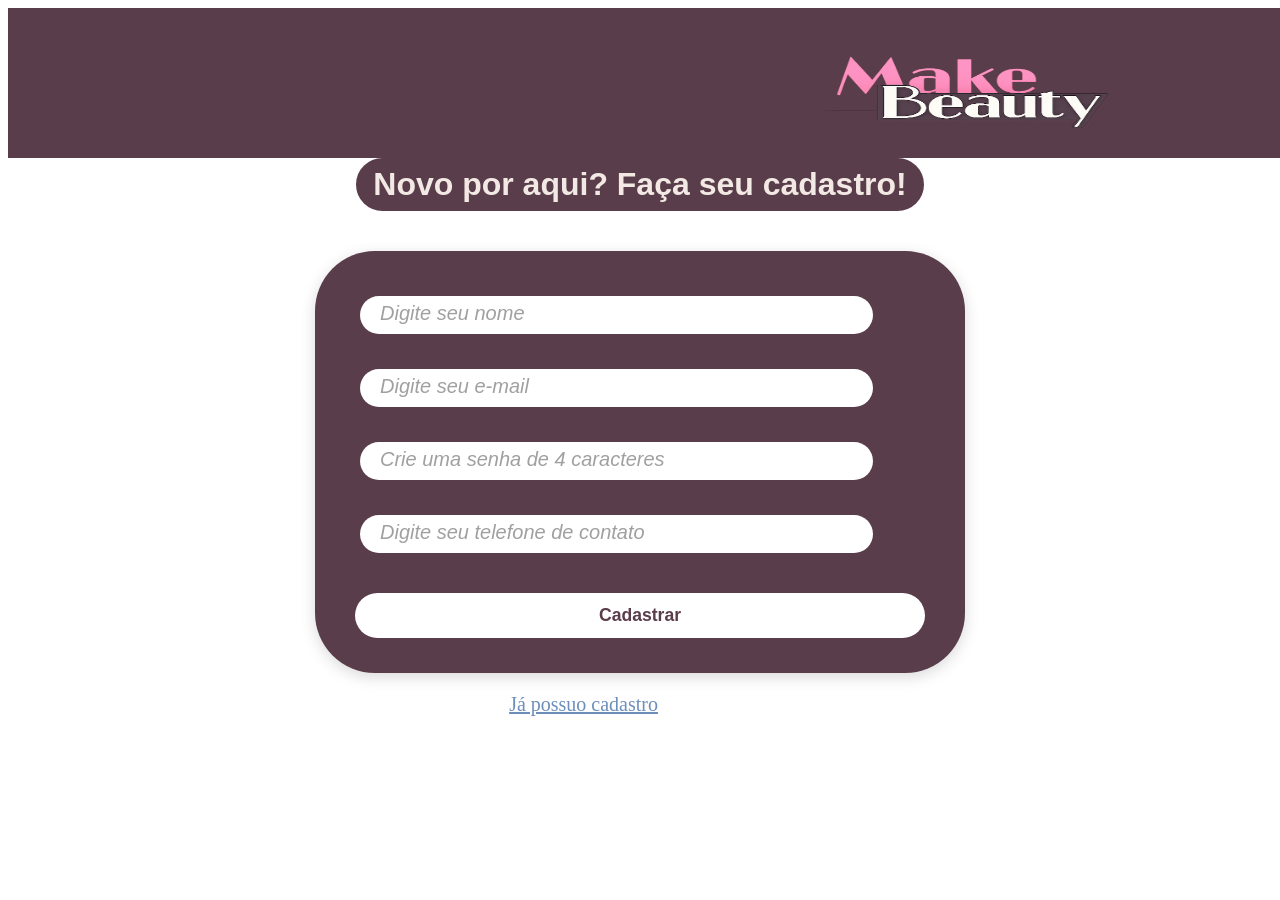
<file: lavinia-make-beauty-uc07/index.html>
<!DOCTYPE html>
<html lang="pt-br">
	<head>
	       <meta charset="UTF-8">
	       <meta name="viewport" content="width=device-width, initial-scale=1.0">
	       <title>Página de Cadastro</title>
	      <link rel="banner" type="png" href="../makeb.webp">
	       <link rel="stylesheet" href="style.css/style.css">
	</head>
	<body>



		<div class="logomarca">
        <img class="makeb-LogodaMakeBeauty" src="img/img/makeb.webp" alt="Logo da MakeBeauty" >
		</div>



<h1>Novo por aqui? Faça seu cadastro!</h1>

		<div class="tela-cadastro">
    
    <form action="telainicial.html" method="POST">
        <div class="campo">
            <input type="text" id="nome" name="nome" placeholder="Digite seu nome" required>
        </div>

        <div class="campo">
            <input type="email" id="email" name="email" placeholder="Digite seu e-mail" required>
        </div>

        <div class="campo">
            <input type="password" id="senha" name="senha" maxlength="4" minlength="4" placeholder="Crie uma senha de 4 caracteres" required>
        </div>

        <div class="campo">
            <input type="text" id="cpf" name="cpf" placeholder="Digite seu telefone de contato" required>
        </div>

        <button type="submit" class="btn-cadastrar">Cadastrar</button>
        </div>


<div class="link-login-container">
    <a href="login.html">Já possuo cadastro</a>
</div>


    
		</div>

	</body>
</html>
</file>
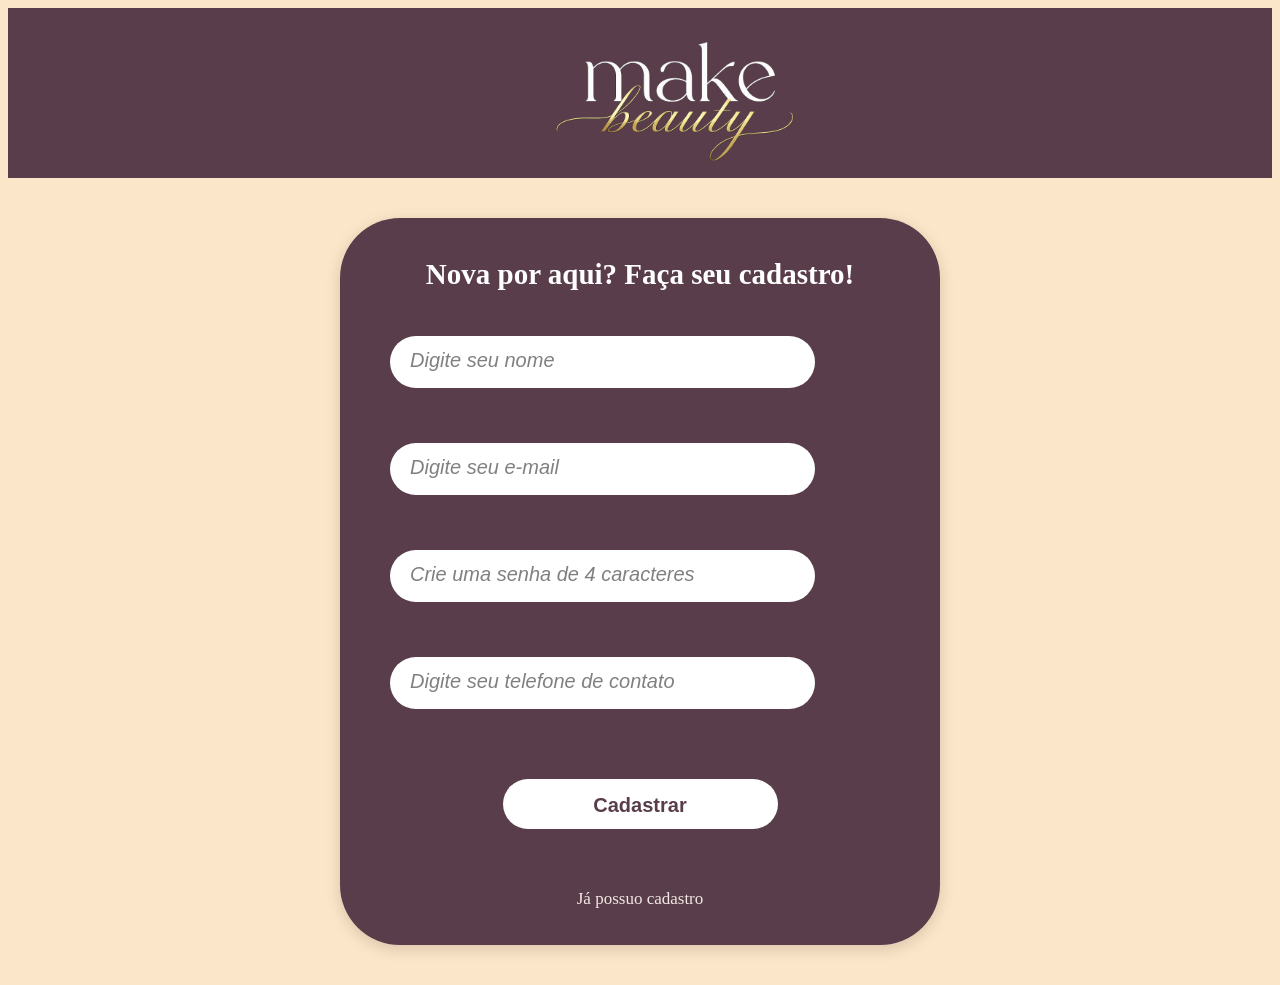
<file: lavinia.make.beauty/lavinia-make-beauty-uc07/index.html>
<!DOCTYPE html>
<html lang="pt-br">
	<head>
	       <meta charset="UTF-8">
	       <meta name="viewport" content="width=device-width, initial-scale=1.0">
	       <title>Página de Cadastro</title>
	      <link rel="banner" type="png" href="../makeb.webp">
	       <link rel="stylesheet" href="style.css/style.css">
	</head>
	<body>

      <div class="logomarca">
            <img class="logomakebeauty" src="img/img/makebbeautylogo.png" alt="Logo da Make Beauty">
      </div>

		<div class="tela-cadastro">

            <h2 class="titulo-cadastro">
              Nova por aqui? Faça seu cadastro!
            </h2>

            <form action="telainicial.html" method="POST">

            <div class="campo">
                <input type="text" id="nome" name="nome" placeholder="Digite seu nome" required>
            </div>

            <div class="campo">
                <input type="email" id="email" name="email" placeholder="Digite seu e-mail" required>
            </div>

            <div class="campo">
                <input type="password" id="senha" name="senha" maxlength="4" minlength="4" placeholder="Crie uma senha de 4 caracteres" required>
            </div>

            <div class="campo">
                <input type="tel" id="tel" name="tel" placeholder="Digite seu telefone de contato" required>
            </div>

        
            <button type="submit" class="btn-cadastrar">Cadastrar</button>
            
            <p class="link-login-container">
               <a href="login.html">Já possuo cadastro</a>
            </p>
		</div>
	</body>
</html>
</file>
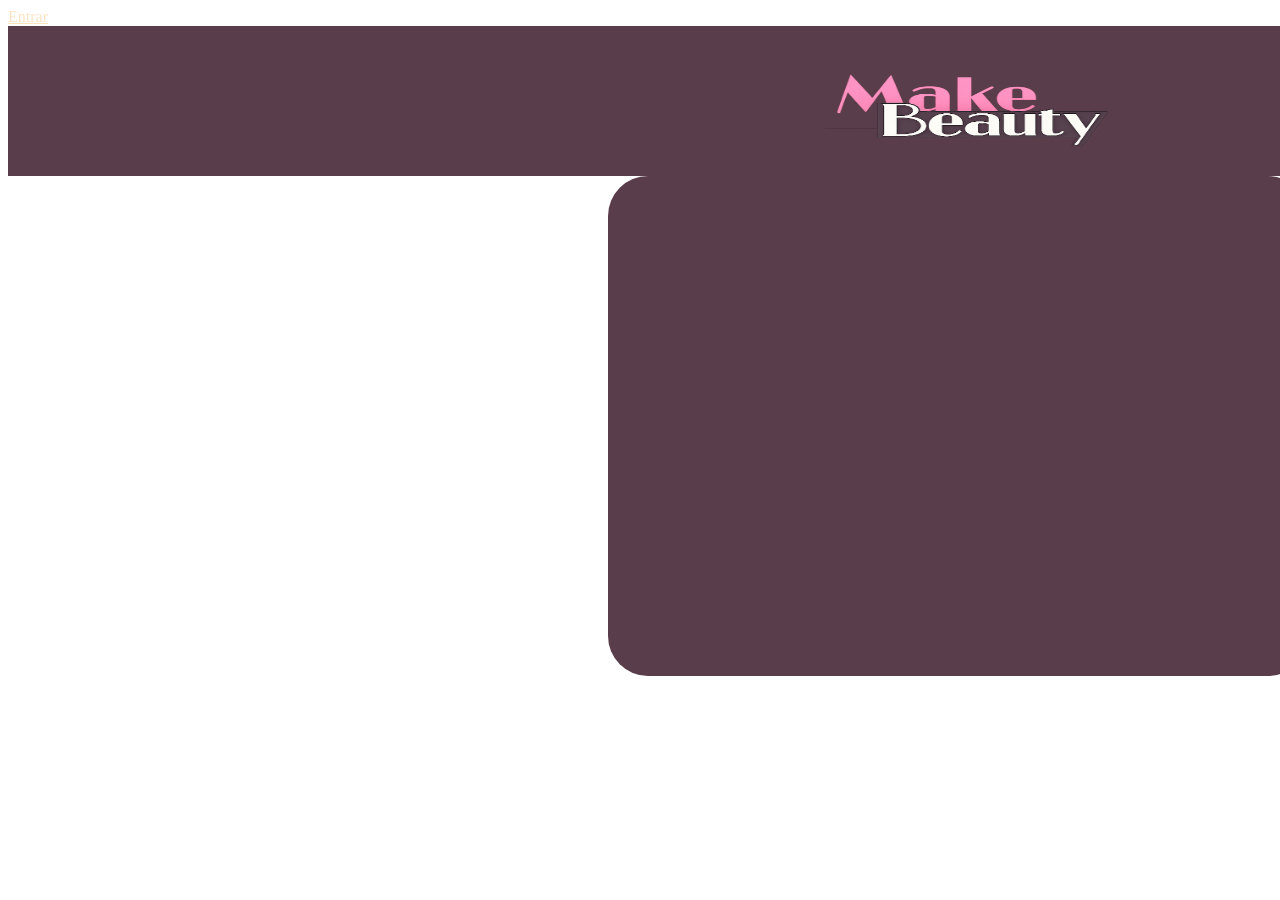
<file: lavinia-make-beauty-uc07/login.html>
<!DOCTYPE html>
<html lang="pt-br">
	<head>
	       <meta charset="UTF-8">
	       <meta name="viewport" content="width=device-width, initial-scale=1.0">
	       <title>Página de Login</title>
	      <link rel="banner" type="png" href="../makeb.webp">
	       <link rel="stylesheet" href="style.css/style.css">
	</head>

    <body>

		<a href="telainicial.html">Entrar</a>
		
		<div class="logomarca">
        <img class="makeb-LogodaMakeBeauty" src="img/img/makeb.webp" alt="Logo da MakeBeauty" >
		</div>

        <div class="tela-login">


		</div>






    </body>
</file>
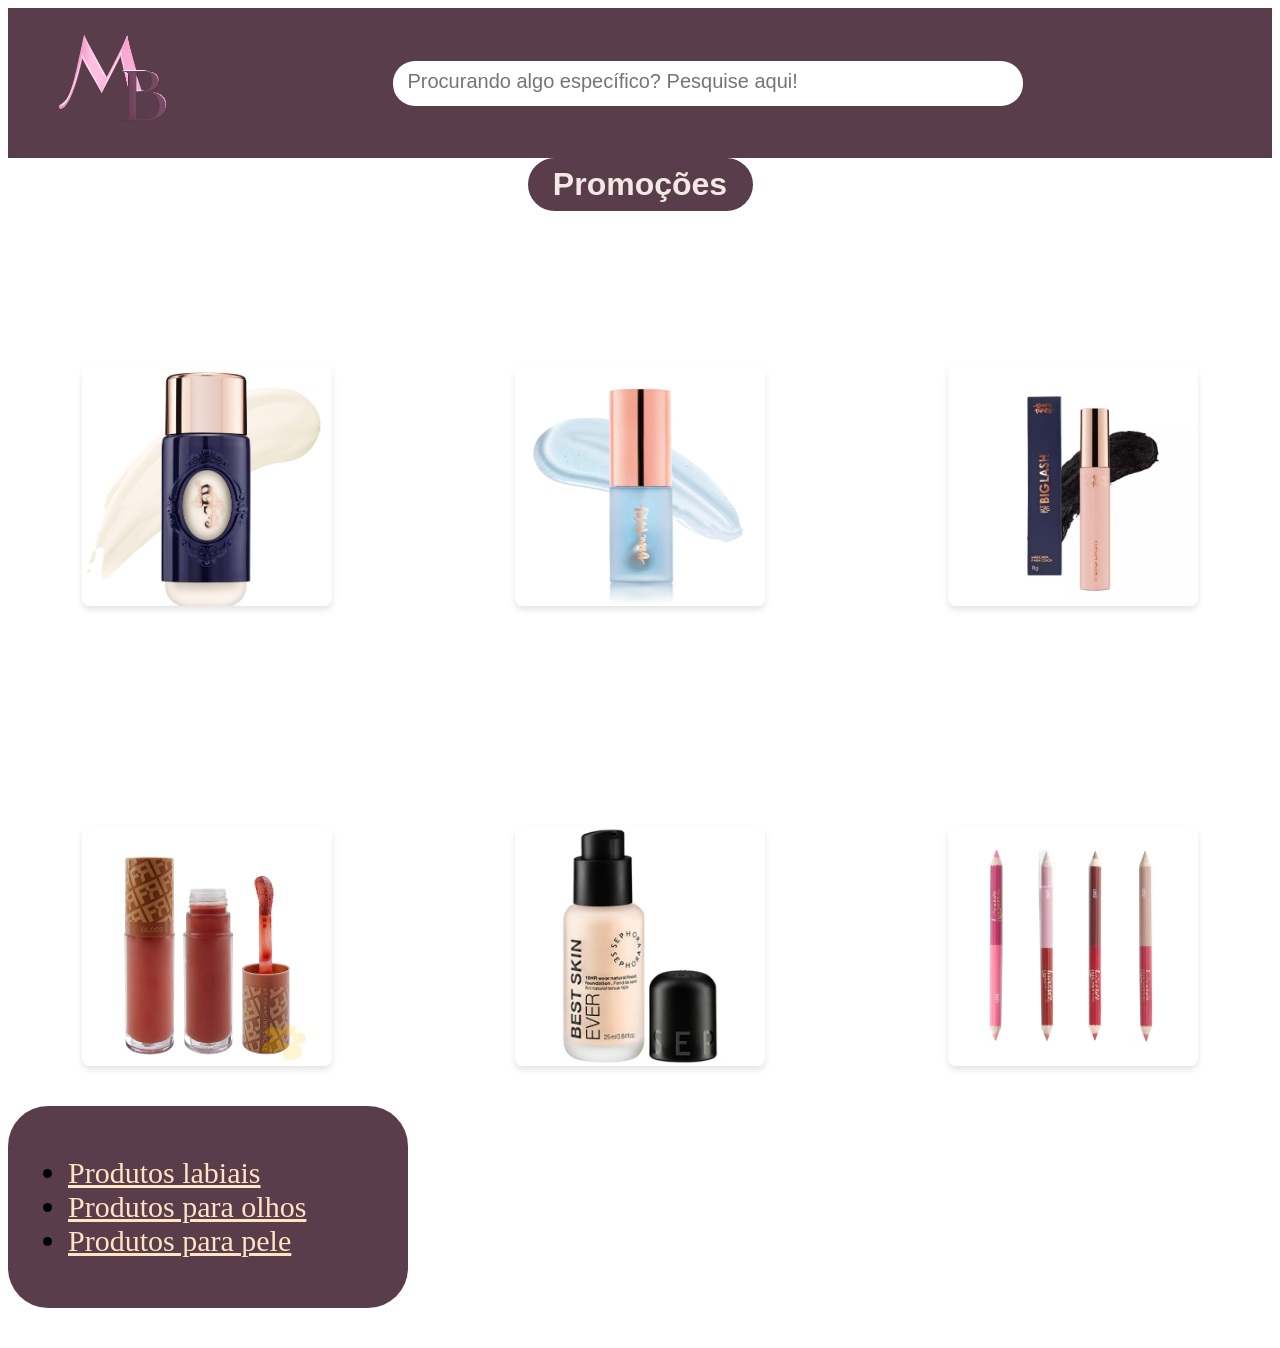
<file: lavinia-make-beauty-uc07/telainicial.html>
<!DOCTYPE html>
<html lang="pt-br">
	<head>
	    <meta charset="UTF-8">
	    <meta name="viewport" content="width=device-width, initial-scale=1.0">
	     <title>Página Inicial</title>
	    <link rel="stylesheet" href="style.css/style.css">
		  
	</head>

    <body>
       
		<header class = "tela-logo">

			<!--Icon MB-->
			<div> 
				<img class="logo" src="img/img/mb.png" alt="Logo da Make Beauty"> 
			</div> 
			

            <div class="pesquisa-container">
              <input type="text" placeholder="Procurando algo específico? Pesquise aqui!">
	        </div>






			<!--Icones pequenos-->
			<div>
				<img class="carrinho" src="img/img/carrinho.png" alt="Carrinho de Compras">
				<img class="linhas" src="img/img/3linhas.png" alt="Linhas">
			</div>

			

            




		   <script src="js/index.js"></script> 
       </header>


        <div class="h1-promo">
		  <h1> Promoções</h1>
		</div>
		
		<div class="grid">
			<img class= "base-liquida" src="img/img/bl.jpg" alt="Base Líquida Bruna Tavares">
			<img class= "gloss-ice" src="img/img/iceg.webp" alt="Ice Gloss Bruna Tavares">
			<img class="biglash-bt" src="img/img/biglash.webp" alt="BT Biglash">
			<img class="glossli" src="img/img/glosslicious.webp" alt="Glosslicious Fran">
			<img class="best-skin-ever" src="img/img/bestskineversephora.avif" alt="BSE Sephora">
			<img class="lapis-lui" src="img/img/lapislabialluisance.jpg" alt="Lápis Labial Luisance">
		</div>

          <div class="link-container">
		    <nav class="links">
			    <ul>
				   <li><a href="labios.html">Produtos labiais</a></li>
				   <li><a href="olhos.html">Produtos para olhos</a></li>
				   <li><a href="pele.html">Produtos para pele</a></li>
			    </ul>
		    </nav> 
		</div>
		

	</body>
</html>
</file>
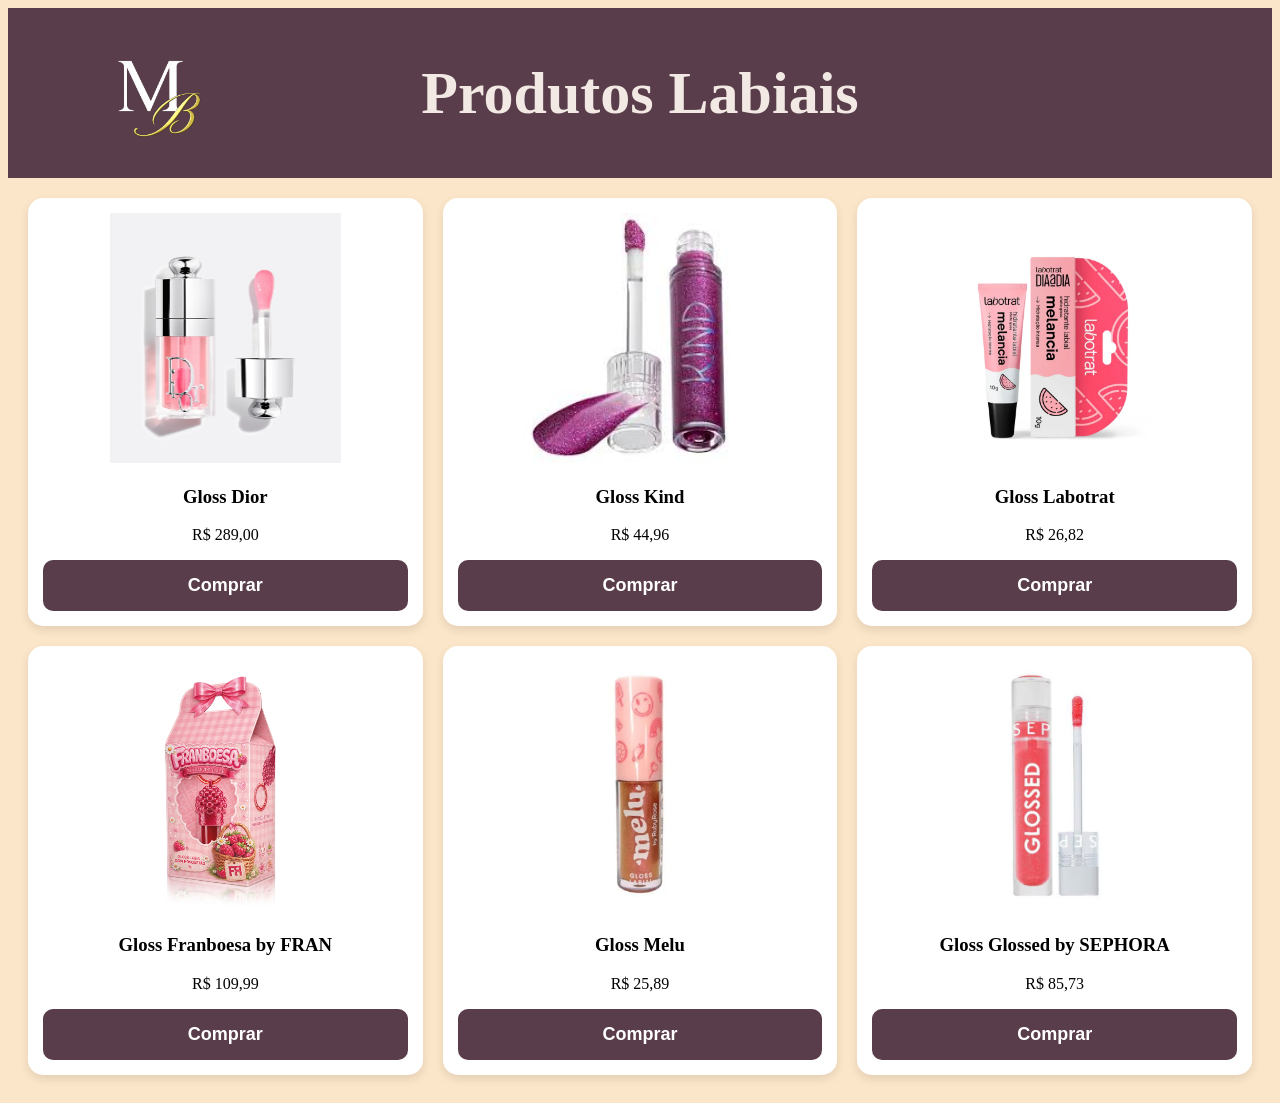
<file: lavinia.make.beauty/lavinia-make-beauty-uc07/labios.html>
<!DOCTYPE html>
<html lang="pt-br">
	<head>
	       <meta charset="UTF-8">
	       <meta name="viewport" content="width=device-width, initial-scale=1.0">
	       <title>Página de Cadastro</title>
	      <link rel="banner" type="png" href="../makeb.webp">
	       <link rel="stylesheet" href="style.css/style.css">
	</head>

  <body pagamento>

    <header class="cabecalho-labios">
        <img class="logo67" src="img/img/mblogo.png" alt="Logo Make Beauty">
        <h1>Produtos Labiais</h1>
    </header>


    <div class="grid-labios">

      <div class="produtoslabiais">
       <img src="img/img/diorgloss.webp">
       <h3>Gloss Dior</h3>
        <p>R$ 289,00</p>
        <button class="btn-comprar"
          data-produto="Gloss DIOR"
          data-descricao="Gloss Hidratante DIOR"
          data-preco="289.00">
          Comprar
        </button>
      </div>


      <div class="produtoslabiais">
      <img src="img/img/kindgloss.jpg">
       <h3>Gloss Kind</h3>
        <p>R$ 44,96</p>
        <button class="btn-comprar"
          data-produto="Gloss Kind"
          data-descricao="Gloss KIND alta duração"
          data-preco="44.96">
          Comprar
        </button>
      </div>

      <div class="produtoslabiais">
        <img src="img/img/labotratgloss.webp">
         <h3>Gloss Labotrat</h3>
        <p>R$ 26,82</p>
        <button class="btn-comprar"
          data-produto="Gloss Labotrat"
          data-descricao="Gloss Hidratante da LABOTRAT"
          data-preco="26.82">
          Comprar
        </button>
      </div>

      <div class="produtoslabiais">
        <img src="img/img/franboesagloss.webp">
        <h3>Gloss Franboesa by FRAN</h3>
        <p>R$ 109,99</p>
        <button class="btn-comprar"
          data-produto="Gloss FRANBOESA by FRAN"
          data-descricao="Gloss sabor framboesa de Franciny Ehlke"
          data-preco="109.99">
          Comprar
        </button>
      </div>

      <div class="produtoslabiais">
        <img src="img/img/melugloss.webp">
        <h3>Gloss Melu</h3>
        <p>R$ 25,89</p>
        <button class="btn-comprar"
          data-produto="Gloss MELU"
          data-descricao="Gloss da MELU de alta duração"
          data-preco="25.89">
          Comprar
        </button>
      </div>

      <div class="produtoslabiais">
        <img src="img/img/glossed.avif">
        <h3>Gloss Glossed by SEPHORA </h3>
        <p>R$ 85,73</p>
        <button class="btn-comprar"
          data-produto="Glossed by SEPHORA"
          data-descricao="Gloss da SEPHORA de alta duração"
          data-preco="85.73">
          Comprar
        </button>
      </div>
          
      
    </div>

        

 

    <script src="js/produtos.js"></script>
  </body>
</html>
</file>
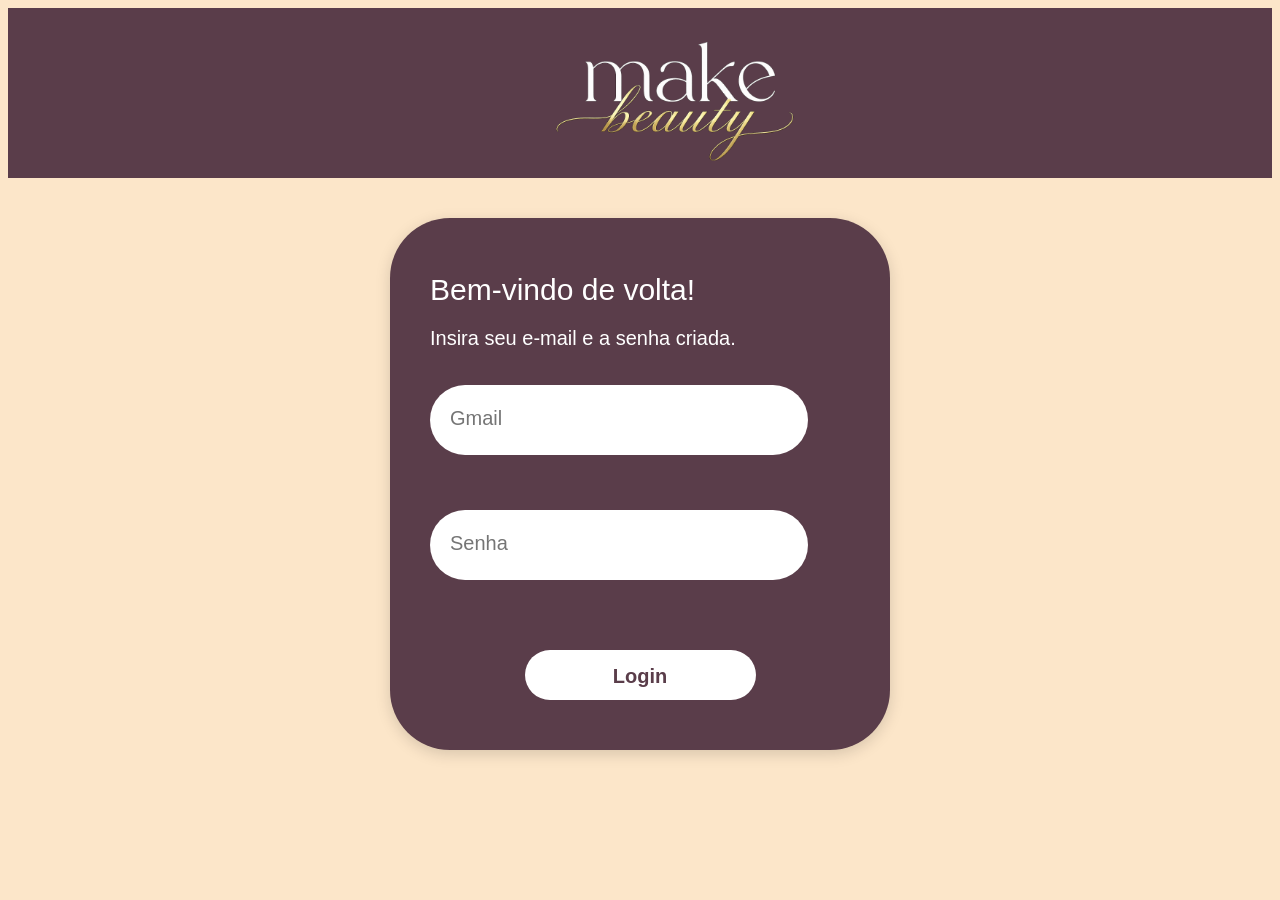
<file: lavinia.make.beauty/lavinia-make-beauty-uc07/login.html>
<!DOCTYPE html>
<html lang="pt-br">
	<head>
	       <meta charset="UTF-8">
	       <meta name="viewport" content="width=device-width, initial-scale=1.0">
	       <title>Página de Login</title>
	      <link rel="banner" type="png" href="../makeb.webp">
	       <link rel="stylesheet" href="style.css/style.css">
	</head>

    <body>

		
		<div class="logomarca">
            <img class="logomakebeauty" src="img/img/makebbeautylogo.png" alt="Logo da Make Beauty">
      </div>


        <div class="tela-login">
			<div class="mensagem-login">
               <h1>Bem-vindo de volta!</h1>
                <p>Insira seu e-mail e a senha criada.</p>
            </div>

			<form action="telainicial.html" method="post">

				<div class="campo-login">
				 <input type="email" placeholder="Gmail" required>
				</div>

				<div class="campo-login">
				 <input type="password" placeholder="Senha" required>
				</div>
               
				 <button type="submit" class="btn-cadastrar">Login</button>

			</form>
       </div>






    </body>
</file>
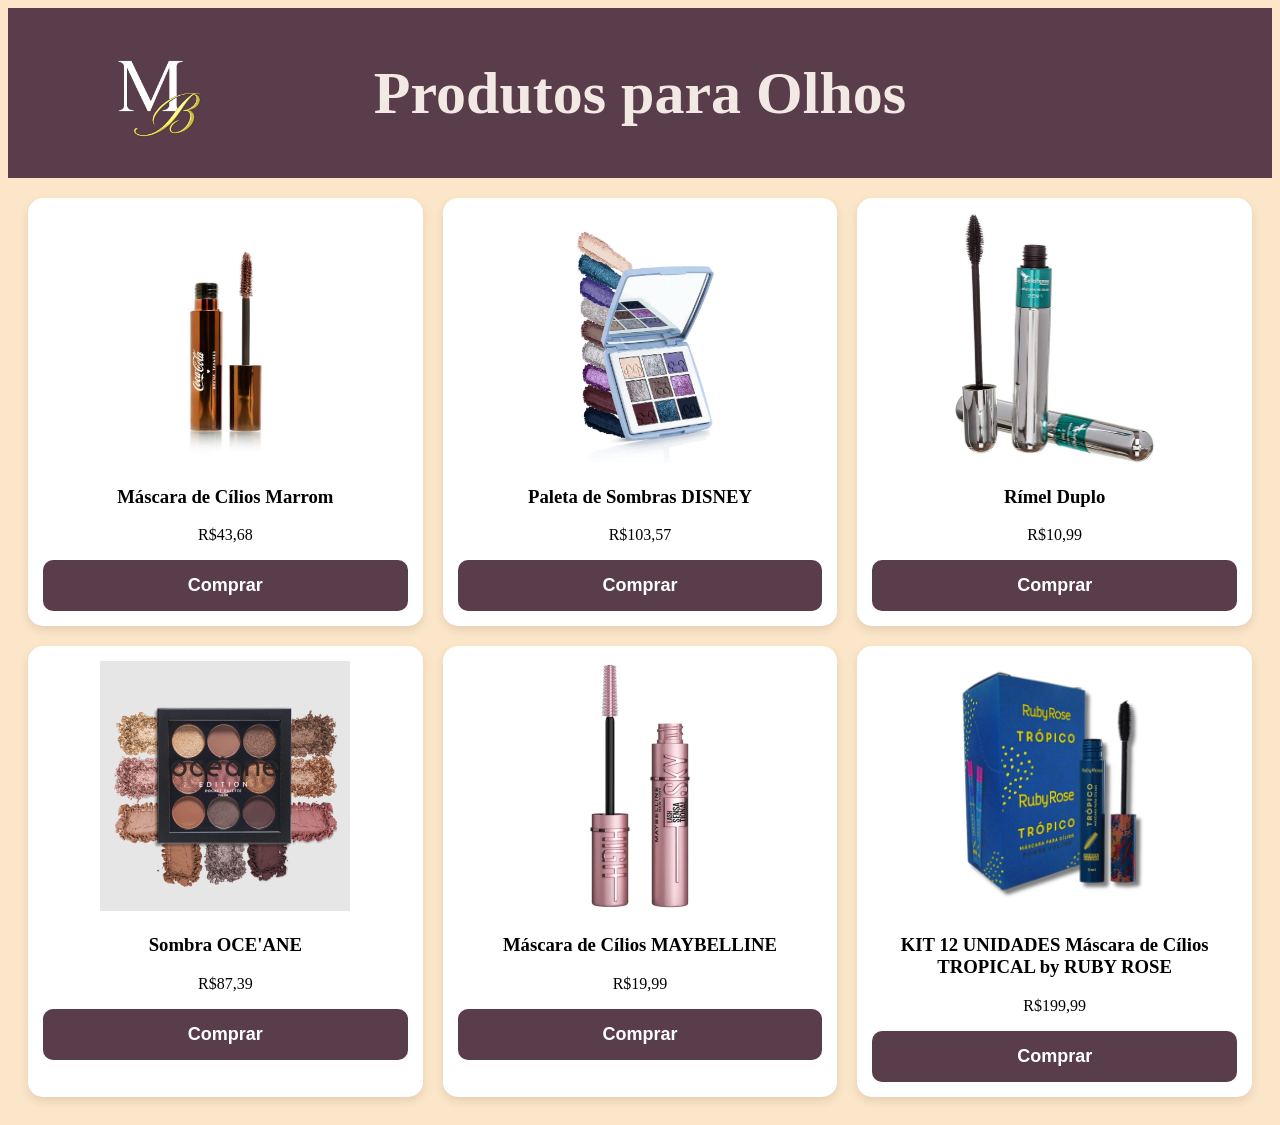
<file: lavinia.make.beauty/lavinia-make-beauty-uc07/olhos.html>
<!DOCTYPE html>
<html lang="pt-br">
	<head>
	       <meta charset="UTF-8">
	       <meta name="viewport" content="width=device-width, initial-scale=1.0">
	       <title>Produtos para Olhos</title>
	      <link rel="banner" type="png" href="../makeb.webp">
	       <link rel="stylesheet" href="style.css/style.css">
	</head>

  <body>
        <header class="cabecalho-olhos">
            <img class="logo67" src="img/img/mblogo.png" alt="Logo Make Beauty">
            <h1>Produtos para Olhos</h1>
        </header>

        <div class="grid-olhos">

            <div class="produtosolhos">
            <img src="img/img/mascaradeciliosbrunatavares.webp">
            <h3>Máscara de Cílios Marrom</h3>
            <p>R$43,68 </p>
            <button class="btn-comprar"
            data-produto="Máscara de Cílios Marrom"
            data-descricao="Máscara de Cílios marrom a prova d'água"
            data-preco="43.68">
            Comprar
            </button>
            </div>

            <div class="produtosolhos">
            <img src="img/img/paletadesombrasdisneybrunatavares.webp">
            <h3>Paleta de Sombras DISNEY</h3>
            <p>R$103,57 </p>
            <button class="btn-comprar"
            data-produto="Paleta de Sombras DISNEY"
            data-descricao="Sombra DISNEY edição limitada"
            data-preco="103.57">
            Comprar
            </button>
            </div>

            <div class="produtosolhos">
            <img src="img/img/rimelbellafemmeduplo.jpg">
            <h3>Rímel Duplo</h3>
            <p>R$10,99 </p>
            <button class="btn-comprar"
            data-produto="Rímel Duplo"
            data-descricao="Máscara de Cílios alta duração"
            data-preco="10.99">
            Comprar
            </button>
            </div>

            <div class="produtosolhos">
            <img src="img/img/sombraoceane.jpg">
            <h3>Sombra OCE'ANE</h3>
            <p>R$87,39 </p>
            <button class="btn-comprar"
            data-produto="Sombra OCE'ANE"
            data-descricao="Paleta de Sombras OCE'ANE alta duração"
            data-preco="87.39">
            Comprar
            </button>
            </div>

            <div class="produtosolhos">
            <img src="img/img/mascaradeciliosmaybelline.webp">
            <h3>Máscara de Cílios MAYBELLINE</h3>
            <p>R$19,99 </p>
            <button class="btn-comprar"
            data-produto="Rímel MAYBELLINE"
            data-descricao="Máscara de Cílios a prova d'água"
            data-preco="19.99">
            Comprar
            </button>
            </div>

            <div class="produtosolhos">
            <img src="img/img/kitrimeltropicorubyrose.jpg">
            <h3>KIT 12 UNIDADES Máscara de Cílios TROPICAL by RUBY ROSE</h3>
            <p>R$199,99 </p>
            <button class="btn-comprar"
            data-produto="KIT 12 UNIDADES Rímel TROPICAL by RUBY ROSE"
            data-descricao="Kit 12 máscaras de cílios TROPICAL edição limitada"
            data-preco="199.99">
            Comprar
            </button>
            </div>

        

        
        </div>


   

        <script src="js/produtos.js"></script>
    </body>
</html>
</file>
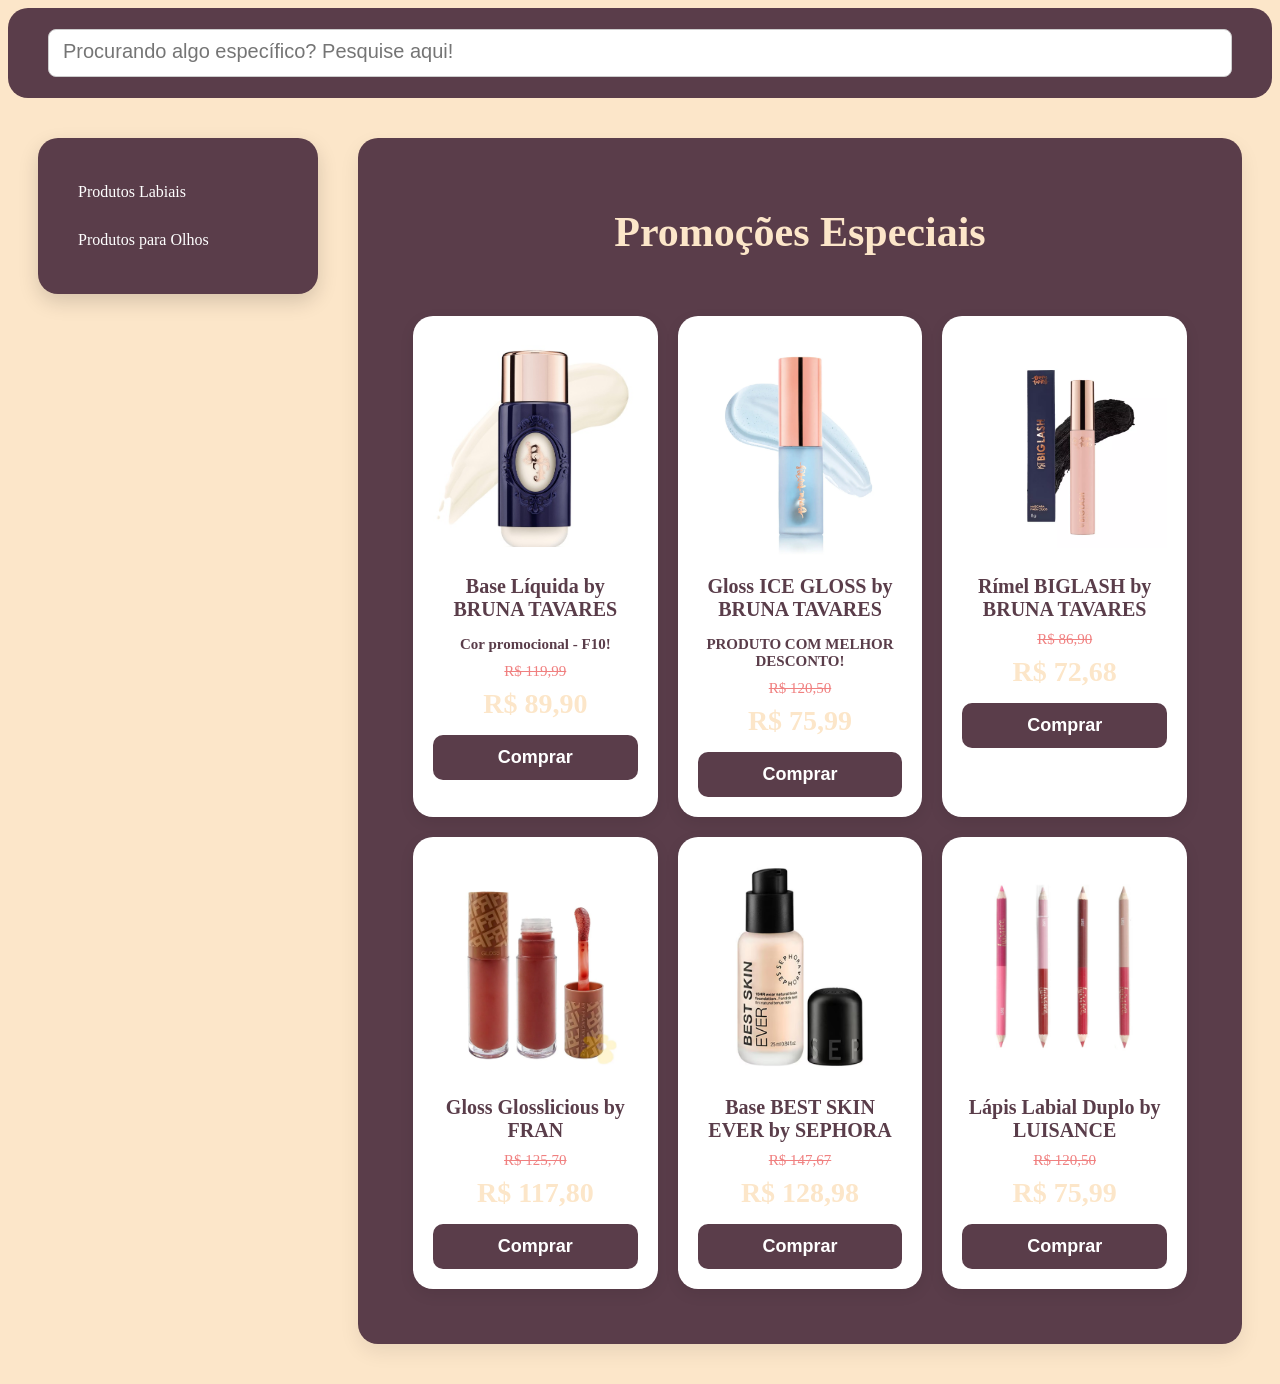
<file: lavinia.make.beauty/lavinia-make-beauty-uc07/telainicial.html>
<!DOCTYPE html>
<html lang="pt-br">
	<head>
	    <meta charset="UTF-8">
	    <meta name="viewport" content="width=device-width, initial-scale=1.0">
	     <title>Página Inicial</title>
	    <link rel="stylesheet" href="style.css/style.css">
		  
	</head>

    <header class="tela-logo">

		<div class="pesquisa-container">
			<input type="text" placeholder="Procurando algo específico? Pesquise aqui!">
		</div>

    </header>
    <body>
		<main class="conteudo">

			<aside class="menu-categorias">
				<a href="labios.html"> Produtos Labiais</a>
				<a href="olhos.html"> Produtos para Olhos</a>
			</aside>

			<section class="promocoes">

				<h1>Promoções Especiais</h1>

				<div class="grid-labios">

					<div class="produtos-promo">
						<img src="img/img/bl.jpg" alt="Base Líquida">
						<h3> Base Líquida by BRUNA TAVARES</h3>
						<h4> Cor promocional - F10!</h4>
						<p class="preco-antigo">R$ 119,99</p>
                        <p class="preco-novo">R$ 89,90</p>
						<button class="btn-comprar"
						data-produto="Base Líquida by BRUNA TAVARES"
						data-descricao="Base Líquida na cor F10 by BRUNA TAVARES"
						data-preco="89.90">
						Comprar
						</button>
					</div>

					<div class="produtos-promo">
						<img src="img/img/iceg.webp" alt="Ice Gloss">
						<h3> Gloss ICE GLOSS by BRUNA TAVARES</h3>
						<h4> PRODUTO COM MELHOR DESCONTO!</h4>
						<p class="preco-antigo">R$ 120,50</p>
                        <p class="preco-novo">R$ 75,99</p>
						<button class="btn-comprar"
						data-produto="Gloss ICE GLOSS by BRUNA TAVARES"
						data-descricao="Gloss ICE by BRUNA TAVARES"
						data-preco="75.99">
						Comprar
						</button>
					</div>

					<div class="produtos-promo">
						<img src="img/img/biglash.webp" alt="Big Lash">
						<h3> Rímel BIGLASH by BRUNA TAVARES</h3>
						<p class="preco-antigo">R$ 86,90</p>
                        <p class="preco-novo">R$ 72,68</p>
						<button class="btn-comprar"
						data-produto="Rímel BIGLASH by BRUNA TAVARES"
						data-descricao="Rímel BIGLASH by BRUNA TAVARES a prova d'água"
						data-preco="72.68">
						Comprar
						</button>
					</div>

					<div class="produtos-promo">
						<img src="img/img/glosslicious.webp" alt="Gloss">
						<h3> Gloss Glosslicious by FRAN</h3>
						<p class="preco-antigo">R$ 125,70</p>
                        <p class="preco-novo">R$ 117,80</p>
						<button class="btn-comprar"
						data-produto="Glosslicious by FRAN"
						data-descricao="Gloss GLOSSLICIOUS by FRAN edição limitada"
						data-preco="117.80">
						Comprar
						</button>
					</div>

					<div class="produtos-promo">
						<img src="img/img/bestskineversephora.avif" alt="Best Skin">
						<h3> Base BEST SKIN EVER by SEPHORA</h3>
						<p class="preco-antigo">R$ 147,67</p>
                        <p class="preco-novo">R$ 128,98</p>
						<button class="btn-comprar"
						data-produto="Base BEST SKIN EVER by SEPHORA"
						data-descricao="Base longa duração by SEPHORA"
						data-preco="128.98">
						Comprar
						</button>
					</div>

					<div class="produtos-promo">
						<img src="img/img/lapislabialluisance.jpg" alt="Lápis">
						<h3> Lápis Labial Duplo by LUISANCE</h3>
						<p class="preco-antigo">R$ 120,50</p>
                        <p class="preco-novo">R$ 75,99</p>
						<button class="btn-comprar"
						data-produto="Lápis Labial DUPLO by LUISANCE"
						data-descricao="Lápis Labial duplo by LUISANCE de longa duração"
						data-preco="75.99">
						Comprar
						</button>
					</div>

				</div>

			</section>

		</main>
	  <script src="js/produtos.js"></script>
    </body>
</html>
</file>
<file: lavinia-make-beauty-uc07/style.css/style.css>
div.logomarca{
    background-color: #5a3d4a;
    width: 1900px;
    height: 150px;
}

img{
    display: block;
    margin: 0 auto;
    width: 1000px;
    height: 100px;
    
}

img.makeb-LogodaMakeBeauty {
    width: 600px;
    height: 250px;
    margin-top: -20px;
}

h1{
    color: #F2E9E4;
    font-family: 'Arial', sans-serif;
    text-align: center;
    margin-top: 0px
}

h2{
    color: #F2E9E4;
    font-family: 'Arial', sans-serif;
    font-size: 30px;
    text-align: center;
    margin-top: 20px;
}


/*caixinha do h1*/
h1{
    background-color: #5a3d4a;
    text-align: center;
    margin: 0 auto 35px auto;
    padding: 8px 0;
    width: 45%;
    border-radius: 50px;
}
    

/*bloco de cadastro*/
.tela-cadastro {
    background-color: #5a3d4a; 
    max-width: 650px;
    margin: 40px auto;
    padding: 35px 40px;
    border-radius: 60px; 
    box-shadow: 0 4px 15px rgba(0,0,0,0.15);
    box-sizing: border-box;
}



form {
    display: flex;
    flex-direction: column;
    gap: 15px; /* espaço entre as linhas */
}

.campo {
    display: flex;
    flex-direction: row;
    align-items: center;
}

/*Nome, email, CPF */
.campo label {
    color: #ffffff;
    font-family: 'josefin sans', sans-serif;
    font-size: 1.25rem;
    width: 100%;
    max-width: 280px; /* Garante o alinhamento antes do input */
    padding-right: 15px;
    box-sizing: border-box;
    white-space: nowrap;
}

/* caixa p/ escrever */
.campo input {
    background-color: #ffffff;
    border: none;
    outline: none;
    padding: 10px 20px;
    border-radius: 50px; /* Formato pílula */
    width: 90%;
    font-size: 1rem;
    color: #333333;
    box-sizing: border-box;
}
/*texto das caixinhas*/
.campo input::placeholder {
    color: #a0a0a0;
    font-style: italic;
}

/* Botão de Enviar (Cadastrar) */
.btn-cadastrar {
    background-color: #fff;
    color: #5a3d4a;
    border: none;
    padding: 12px;
    border-radius: 50px;
    font-size: 1.1rem;
    font-weight: bold;
    cursor: pointer;
    margin-top: 15px;
    transition: background-color 0.2s;
    width: 100%;
}
.btn-cadastrar:hover {
    background-color: #5a3d4a;
}
/*texto "ja possuo cadastro"*/
.link-login-container {
    width: 100%;
    max-width: 650px;
    text-align: right;
    margin-top: -20px;
    padding-right: 10px;
}
.link-login-container a {
    color: #6c8ebb;
    font-size: 20px;
    font-weight: 500;
}
.link-login-container a:hover {
    text-decoration: underline;
}


/*segunda tela(login)*/
.tela-login{
    background-color: #5a3d4a;
    width: 700px;
    height: 500px;
    border-radius: 40px;
    justify-content: center;
    align-items: center;
    margin-left: 600px;
    margin-right: 350px;
    text-align: center;
}


/*tela inicial*/
.carrinho{
    position: fixed;
    top: 60px; /* Distância do topo */
    left: 1700px; /* Distância da esquerda */
    width: 45px; /* Tamanho do ícone */
    height: auto;
    z-index: 1000; /* Garante que fique por cima de outros elementos */
}
.linhas{
    position: fixed;
    top: 60px; /* Distância do topo */
    left: 1770px; /* Distância da esquerda */
    width: 45px; /* Tamanho do ícone */
    height: auto;
    z-index: 1000; /* Garante que fique por cima de outros elementos */
}
.tela-logo{
    background-color: #5a3d4a;
    height: 70px;
    display:  flex;
    justify-content: space-between;
    align-items: center;
    padding: 40px;
    gap: 40px;
}
input {
  width: 600px;
  padding: 15px;
  margin: 10px 0;
  border-radius: 22px;
  margin-left: 5px;
  border: none;
}
input::placeholder {
  font-family: 'josefin sans', sans-serif;
  font-size: 20px;
}


nav {
  padding: 20px;
  margin: 40px auto;
  font-size: 30px;
  font: 'josefin-sans' sans-serif;

}


.link-container{
    background-color: #5a3d4a;
    border-radius: 40px;
    width: 400px;

}
/* Cor normal */
a {
  color: bisque;
}

/* Quando já foi visitado */
a:visited {
  color: burlywood;
}
.tela-inicial{
    background-color: rgb (230,225,225);
    height: 700px;
    display: flex;
    justify-content: center;
    padding-top: 100px;

}
.icone{
    width: 25px;    
    height: 25px;
}
.logomarca{
    display: flex;
    align-items: left;
    justify-content: center;
    height: 50;
    width: 100px;
}
.icones{
    display: flex;
    align-items: center;
    justify-content: center;
    gap: 20px;
}
.logo{
    width: 130px;
    height: 130px;
    
}
h2{
    color:#5a3d4a;
    font-family: 'josefin sans', sans-serif;
    text-align: center;
    
}
/*catalogo*/
.grid {
    display: grid;
    /* Cria 3 colunas de tamanhos iguais */
    grid-template-columns: repeat(3, 5fr); 
    /* Espaçamento entre as fotos */
    gap: 100px; 
    max-width: 1200px;
    margin: 0 auto;
}
.h1-promo{ 
  font-family: 'josefin sans', sans-serif;
  text-align: center; 
  width: 500px;  
  margin-top: 100px;
  display: flex;
  align-items: center;
  justify-content: center;
  margin: 0 auto;
  
 
}
img.gloss-ice{
    width: 250px;
    height: 240px; /* Altura fixa para todas as fotos */
    border-radius: 8px;
    box-shadow: 0 4px 6px rgba(0, 0, 0, 0.1);
    margin-top: 120px;
}
img.base-liquida{
    width: 250px;
    height: 240px; /* Altura fixa para todas as fotos */
    border-radius: 8px;
    box-shadow: 0 4px 6px rgba(0, 0, 0, 0.1);
    margin-top: 120px;
}
img.biglash-bt{
    width: 250px;
    height: 240px; /* Altura fixa para todas as fotos */
    border-radius: 8px;
    box-shadow: 0 4px 6px rgba(0, 0, 0, 0.1);
    margin-top: 120px;
}
img.glossli{
    width: 250px;
    height: 240px; /* Altura fixa para todas as fotos */
    border-radius: 8px;
    box-shadow: 0 4px 6px rgba(0, 0, 0, 0.1);
    margin-top: 120px;
}
img.best-skin-ever{
    width: 250px;
    height: 240px; /* Altura fixa para todas as fotos */
    border-radius: 8px;
    box-shadow: 0 4px 6px rgba(0, 0, 0, 0.1);
    margin-top: 120px;
}
img.lapis-lui{
    width: 250px;
    height: 240px; /* Altura fixa para todas as fotos */
    border-radius: 8px;
    box-shadow: 0 4px 6px rgba(0, 0, 0, 0.1);
    margin-top: 120px;
}





h1{
    color: #F2E9E4;
    text-align: center;
    justify-content: center;
}

.grid-labios{
     display: grid;
    /* Cria 3 colunas de tamanhos iguais */
    grid-template-columns: repeat(7, 7fr); 
    /* Espaçamento entre as fotos */
    gap: 125px; 
    max-width: 1200px;
    margin: 0 auto;
}

img.labial1{
    width: 330%;
    height: 240px; /* Altura fixa para todas as fotos */
    border-radius: 8px;
    box-shadow: 0 4px 6px rgba(0, 0, 0, 0.1);

}
img.labial2{
    width: 330%;
    height: 240px; /* Altura fixa para todas as fotos */
    border-radius: 8px;
    box-shadow: 0 4px 6px rgba(0, 0, 0, 0.1);
}
img.labial3{
    width: 330%;
    height: 240px; /* Altura fixa para todas as fotos */
    border-radius: 8px;
    box-shadow: 0 4px 6px rgba(0, 0, 0, 0.1);
}
img.labial4{
    width: 330%;
    height: 240px; /* Altura fixa para todas as fotos */
    border-radius: 8px;
    box-shadow: 0 4px 6px rgba(0, 0, 0, 0.1);
}
img.labial5{
    width: 330%;
    height: 240px; /* Altura fixa para todas as fotos */
    border-radius: 8px;
    box-shadow: 0 4px 6px rgba(0, 0, 0, 0.1);
}
img.labial6{
    width: 330%;
    height: 240px; /* Altura fixa para todas as fotos */
    border-radius: 8px;
    box-shadow: 0 4px 6px rgba(0, 0, 0, 0.1);
}
img.labial7{
    width: 330%;
    height: 240px; /* Altura fixa para todas as fotos */
    border-radius: 8px;
    box-shadow: 0 4px 6px rgba(0, 0, 0, 0.1);
}
img.labial8{
    width: 330%;
    height: 240px; /* Altura fixa para todas as fotos */
    border-radius: 8px;
    box-shadow: 0 4px 6px rgba(0, 0, 0, 0.1);
}
img.labial9{
    width: 330%;
    height: 240px; /* Altura fixa para todas as fotos */
    border-radius: 8px;
    box-shadow: 0 4px 6px rgba(0, 0, 0, 0.1);
}
img.labial10{
    width: 330%;
    height: 240px; /* Altura fixa para todas as fotos */
    border-radius: 8px;
    box-shadow: 0 4px 6px rgba(0, 0, 0, 0.1);
}
img.labial11{
    width: 330%;
    height: 240px; /* Altura fixa para todas as fotos */
    border-radius: 8px;
    box-shadow: 0 4px 6px rgba(0, 0, 0, 0.1);
}
img.labial12{
    width: 330%;
    height: 240px; /* Altura fixa para todas as fotos */
    border-radius: 8px;
    box-shadow: 0 4px 6px rgba(0, 0, 0, 0.1);
}
img.labial13{
    width: 330%;
    height: 240px; /* Altura fixa para todas as fotos */
    border-radius: 8px;
    box-shadow: 0 4px 6px rgba(0, 0, 0, 0.1);
}
img.labial14{
    width: 330%;
    height: 240px; /* Altura fixa para todas as fotos */
    border-radius: 8px;
    box-shadow: 0 4px 6px rgba(0, 0, 0, 0.1);
}
img.labial15{
    width: 330%;
    height: 240px; /* Altura fixa para todas as fotos */
    border-radius: 8px;
    box-shadow: 0 4px 6px rgba(0, 0, 0, 0.1);
}
img.labial16{
    width: 330%;
    height: 240px; /* Altura fixa para todas as fotos */
    border-radius: 8px;
    box-shadow: 0 4px 6px rgba(0, 0, 0, 0.1);
}
img.labial17{
    width: 330%;
    height: 240px; /* Altura fixa para todas as fotos */
    border-radius: 8px;
    box-shadow: 0 4px 6px rgba(0, 0, 0, 0.1);
}
img.labial18{
    width: 330%;
    height: 240px; /* Altura fixa para todas as fotos */
    border-radius: 8px;
    box-shadow: 0 4px 6px rgba(0, 0, 0, 0.1);
}
img.labial19{
    width: 330%;
    height: 240px; /* Altura fixa para todas as fotos */
    border-radius: 8px;
    box-shadow: 0 4px 6px rgba(0, 0, 0, 0.1);
}
img.labial20{
    width: 330%;
    height: 240px; /* Altura fixa para todas as fotos */
    border-radius: 8px;
    box-shadow: 0 4px 6px rgba(0, 0, 0, 0.1);
}
img.labial21{
    width: 330%;
    height: 240px; /* Altura fixa para todas as fotos */
    border-radius: 8px;
    box-shadow: 0 4px 6px rgba(0, 0, 0, 0.1);
}
img.labial22{
    width: 330%;
    height: 240px; /* Altura fixa para todas as fotos */
    border-radius: 8px;
    box-shadow: 0 4px 6px rgba(0, 0, 0, 0.1);
}
img.labial23{
    width: 330%;
    height: 240px; /* Altura fixa para todas as fotos */
    border-radius: 8px;
    box-shadow: 0 4px 6px rgba(0, 0, 0, 0.1);
}


.div-base{
    display: flex;
    align-items: center;
    gap: 50px;
    padding: 40px;
    p{
    font-size: 20px;
    max-width: 450px;
    line-height: 1.6;
    }
    h2{
    margin-bottom: 0;
    }
   .desconto{
    margin-top: 0;
    text-align: center;
    }
}
.base-liquid{
    width: 550px;
    height: 500px;
}
button{
    padding: 15px 30px;
    border: none;
    margin: 0 auto;
    border-radius: 20px;
    background: #5a3d4a;
    color: white;
}

/*LOGO MB*/
.logo67{
    position: fixed;
    top: 30px;
    left: 20px;
    width: 120px;
    z-index: 1000;
}

img.voltar{
    width: 30px;
    height: 40px;
    margin-left: 200px;
}

.barrabottom{
    background-color: #5a3d4a;
    width: 1900px;
    height: 150px;
    border-bottom: 2px solid #5a3d4a; /* linha embaixo */
    display: flex;
    align-items: center;
}
</file>
<file: lavinia.make.beauty/lavinia-make-beauty-uc07/style.css/style.css>
body{
    background-color: rgb(252, 230, 201);
}

.logomakebeauty {
    width: 320px;
    height: 170px;
    margin: 0;
}


/*LOGO MB*/
.logo67{
    position: fixed;
    top: 30px;
    left: 20px;
    width: 150px;
    height: 200px;
    z-index: 1000;
}

.logomarca{
    background: #5a3d4a;
    height: 170px;
    display: flex;
    justify-content: center;
    align-items: center;
}

.banner{
    display: flex;
    flex-direction: column;
    padding: 20px 40px;
}

.logomakebeauty{
    width: 280px;
    height: auto;
    margin-top: -10px;
    margin-left: 70px;
     margin-bottom: -30px;
}

h2{
    color: #F2E9E4;
    font-size: 30px;
    text-align: center;
    margin-top: 20px;
}

.titulo-cadastro{
    color: #ffffff;
    text-align: center;
    font-size: 29px;
    margin-bottom: 30px;
}
    
/*bloco de cadastro*/
.tela-cadastro {
    background-color: #5a3d4a; 
    max-width: 600px;
    margin: 40px auto;
    padding: 20px 50px;
    border-radius: 60px; 
    box-shadow: 0 4px 15px rgba(0,0,0,0.15);
    box-sizing: border-box;
}



form {
    display: flex;
    flex-direction: column;
    gap: 15px; /* espaço entre as linhas */
}

.campo {
    display: flex;
    flex-direction: row;
    align-items: center;
}

/*Nome, email, CPF */
.campo label {
    color:#ffffff;
    font-size: 1.25rem;
    width: 100%;
    max-width: 280px; /* Garante o alinhamento antes do input */
    padding-right: 15px;
    box-sizing: border-box;
    white-space: nowrap;
}

/* caixa p/ escrever */
.campo input {
    background-color: #ffffff;
    border: none;
    outline: none;
    padding: 0px 20px;
    border-radius: 40px; /* Formato pílula */
    width: 85%;
    height: 52px;
    font-size: 1rem;
    color: #333333;
    box-sizing: border-box;
    display: block;
}
/*texto das caixinhas*/
.campo input::placeholder {
    color: gray;
    font-style: italic;
}

/* botão de cadastrar */
.btn-cadastrar {
    background-color: #fff;
    color: #5a3d4a;
    font-size: 20px;
    width:55%;
    height:50px;
    display:block;
    margin:30px auto 15px;
    border-radius:40px;
}


.link-login-container{
    text-align: center;
    margin-top: 20px;
}

.link-login-container a{
    color: #F2E9E4;
    text-decoration: none;
    font-size: 17px;
    transition: .3s;
}

.link-login-container a:hover{
    color: #82d0e4;
    text-decoration: underline;
}


/*segunda tela(login)*/
.tela-login{
    background-color: #5a3d4a; 
    max-width: 500px;
    margin: 40px auto;
    padding: 35px 40px;
    border-radius: 60px; 
    box-shadow: 0 4px 15px rgba(0,0,0,0.15);
    box-sizing: border-box;
}


.mensagem-login h1{
    color: #fff;
    font-size: 30px;
    font-weight: 300;
    margin-bottom: 10px;
    font-family: 'josefin sans', sans-serif;
}

.mensagem-login p{
    color: #fff;
    font-size: 20px;
    font-family: 'josefin sans', sans-serif;
}


form{
    display: flex;
    flex-direction: column;
    gap: 25px;
}

form input{
    width: 100%;
    height: 70px;
    border: none;
    outline: none;
    border-radius: 40px;
    padding: 0 25px;
    font-size: 20px;
    background: #fff;
}

.bt-entrar {
    background-color: #fff;
    color: #5a3d4a;
    border: none;
    padding: 12px;
    border-radius: 50px;
    font-size: 1.1rem;
    font-weight: bold;
    margin-top: 15px;
    width: 100%;
}

.campo-login input {
    background-color: #ffffff;
    border: none;
    outline: none;
    padding: 10px 20px;
    border-radius: 50px; /* Formato pílula */
    width: 90%;
    font-size: 1rem;
    color: #333333;
    box-sizing: border-box;
}


/*tela inicial*/
.tela-logo{
   background-color: #5a3d4a;
    height: 90px;
   border-radius: 20px;
    display: flex;
    align-items: center;
    justify-content: space-between;

    padding: 0 40px;
}

.pesquisa-container{
    flex: 1;
    display: flex;
    justify-content: center;
}

input {
  width: 600px;
  padding: 15px;
  margin: 10px 0;
  border-radius: 22px;
  margin-left: 5px;
  border: none;
}
input::placeholder {
  font-family: 'josefin sans', sans-serif;
  font-size: 20px;
}

/*body tela inicial*/
.conteudo{
    display:grid;
    grid-template-columns:280px 1fr;
    gap:40px;

    max-width:1500px;
    margin:40px auto;
    padding:0 30px;
}

.menu-categorias{
    background:#5a3d4a;
    border-radius:20px;
    padding:30px;
    height:fit-content;
    box-shadow:0 8px 20px rgba(0,0,0,.15);
}


.menu-categorias a{
    display:block;
    color:white;
    text-decoration:none;
    padding:15px 10px;
    border-radius:10px;
    transition:.3s;
    size: 30px;
}

.menu-categorias a:hover{
    background:rgb(252, 230, 201);
    color:#5a3d4a;
}
.promocoes{
    background:#5a3d4a;
    border-radius:20px;
    padding:35px;
    box-shadow:0 8px 20px rgba(0,0,0,.08);
}

.promocoes h1{
    color:rgb(252, 230, 201);
    text-align:center;
    margin-bottom:40px;
    font-size:42px;
}

.produtos-promo{
    background:white;
    border-radius:20px;
    padding:20px;
    text-align:center;
    box-shadow:0 5px 15px rgba(0,0,0,.08);
    transition: 0.3s;
}

.produtos-promo img{
    width:100%;
    height:220px;
    object-fit:contain;
}
/*efeito bonitinho/destaque*/
.produtos-promo:hover{
    transform:translateY(-8px);
}
.produtos-promo h3{
    margin: 15px 0 10px;
    font-size: 20px;
    color: #5a3d4a;
}

.produtos-promo h4{
    margin: 15px 0 10px;
    font-size: 15px;
    color: #5a3d4a;
}
.preco-antigo{
    color:lightcoral;
    text-decoration: line-through;
    font-size: 15px;
    margin: 0;
}

.preco-novo{
    color: rgb(252, 230, 201);
    font-size: 28px;
    font-weight: bold;
    margin: 8px 0 15px;
}
.produtos-promo button{
    width: 100%;
    padding: 12px;
    border: none;
    border-radius: 10px;
    background: #5a3d4a;
    color: white;
    font-weight: bold;
    cursor: pointer;
    transition: .3s;
}




/*produtos labiais*/
/*header*/
.cabecalho-labios{
    background: #5a3d4a;
    height: 170px;
    display: flex;
    justify-content: center;
    align-items: center;
    position: relative;
}

.logo67{
    width: 220px;
    height: auto;
    position: absolute;
    left: 40px;
    top: 50%;
    margin-top: -65px;
}

.cabecalho-labios h1{
    color: #F2E9E4;
    font-size: 60px;
    margin: 0;
}

/*body*/
.grid-labios{
    display: grid;
    gap: 20px;
    padding: 20px;
    grid-template-columns: repeat(3, 1fr);
}

.produtoslabiais{
    background: white;
    border-radius: 15px;
    padding: 15px;
    text-align: center;
    box-shadow: 0 4px 10px rgba(0,0,0,.1);
    transition: 0.3s;
}
.produtoslabiais:hover{
    transform:translateY(-8px);
}
.produtoslabiais img{
    width: 100%;
    height: 250px;
    object-fit: contain; /* ou cover */
}


button{
    width: 100%;
    padding: 12px;
    background: #5a3d4a;
    color: white;
    border: none;
    border-radius: 8px;
    cursor: pointer;
    font-weight: bold;
}




img.voltar{
    width: 30px;
    height: 40px;
    margin-left: 200px;
}

.barrabottom{
    background-color: #5a3d4a;
    width: 1900px;
    height: 150px;
    border-bottom: 2px solid #5a3d4a; /* linha embaixo */
    display: flex;
    align-items: center;
}

/*produtos para olhos*/
/*header*/
.cabecalho-olhos{
    background: #5a3d4a;
    height: 170px;
    display: flex;
    justify-content: center;
    align-items: center;
    position: relative;
}

.logo67{
    width: 220px;
    height: auto;
    position: absolute;
    left: 40px;
    top: 50%;
    margin-top: -65px;
}

.cabecalho-olhos h1{
    color: #F2E9E4;
    font-size: 60px;
    margin: 0;
}

/*body*/
.grid-olhos{
    display: grid;
    gap: 20px;
    padding: 20px;
    grid-template-columns: repeat(3, 1fr);
}

.produtosolhos{
    background: white;
    border-radius: 15px;
    padding: 15px;
    text-align: center;
    box-shadow: 0 4px 10px rgba(0,0,0,.1);
    transition: 0.3s;
}
.produtosolhos:hover{
    transform:translateY(-8px);
}

.produtosolhos img{
    width: 100%;
    height: 250px;
    object-fit: contain; /* ou cover */
}


button{
    width: 100%;
    padding: 12px;
    background: #5a3d4a;
    color: white;
    border: none;
    border-radius: 8px;
    cursor: pointer;
    font-weight: bold;
}

/*pagamento*/

.container{
    width:500px;
    background:rgb(252, 230, 201);
    padding:35px;
    border-radius:20px;
    box-shadow:0 8px 25px rgba(0,0,0,.15);
}

.logo{
    text-align:center;
    font-size:42px;
    margin-bottom:20px;

}

.logo span{
    color:#5a3d4a;
    font-family:cursive;
}

h2{
    text-align:center;
    margin-bottom:25px;
    color:#5a3d4a;
}

.produto{

    background:#fafafa;

    border-radius:12px;

    padding:20px;

    margin-bottom:25px;

}

.produto p{

    margin:12px 0;
    color:#555;

}

.preco{

    color:#5a3d4a;
    margin-top:20px;
    text-align:center;
}

.pagamento{
    margin-bottom:25px;
}

input{
    width:100%;
    padding:14px;
    margin:15px 0;
    border:1px solid #ccc;
    border-radius:8px;
    outline:none;
    font-size:16px;
}

input:focus{
    border:1px solid #5a3d4a;
}

select{
    width:100%;
    padding:14px;
    border-radius:8px;
    border:1px solid #ccc;
    font-size:16px;
}

button{
    width:100%;
    padding:15px;
    background:#5a3d4a;
    color:white;
    border:none;
    border-radius:10px;
    font-size:18px;
    cursor:pointer;
    transition:.3s;
}

button:hover{
    background:#31242a;
}

#mensagem{
    display:none;
    margin-top:25px;
    background:#ebffe8;
    border:1px solid #74c774;
    padding:18px;
    border-radius:10px;
    text-align:center;
    color:#2f7d32;
}
</file>
